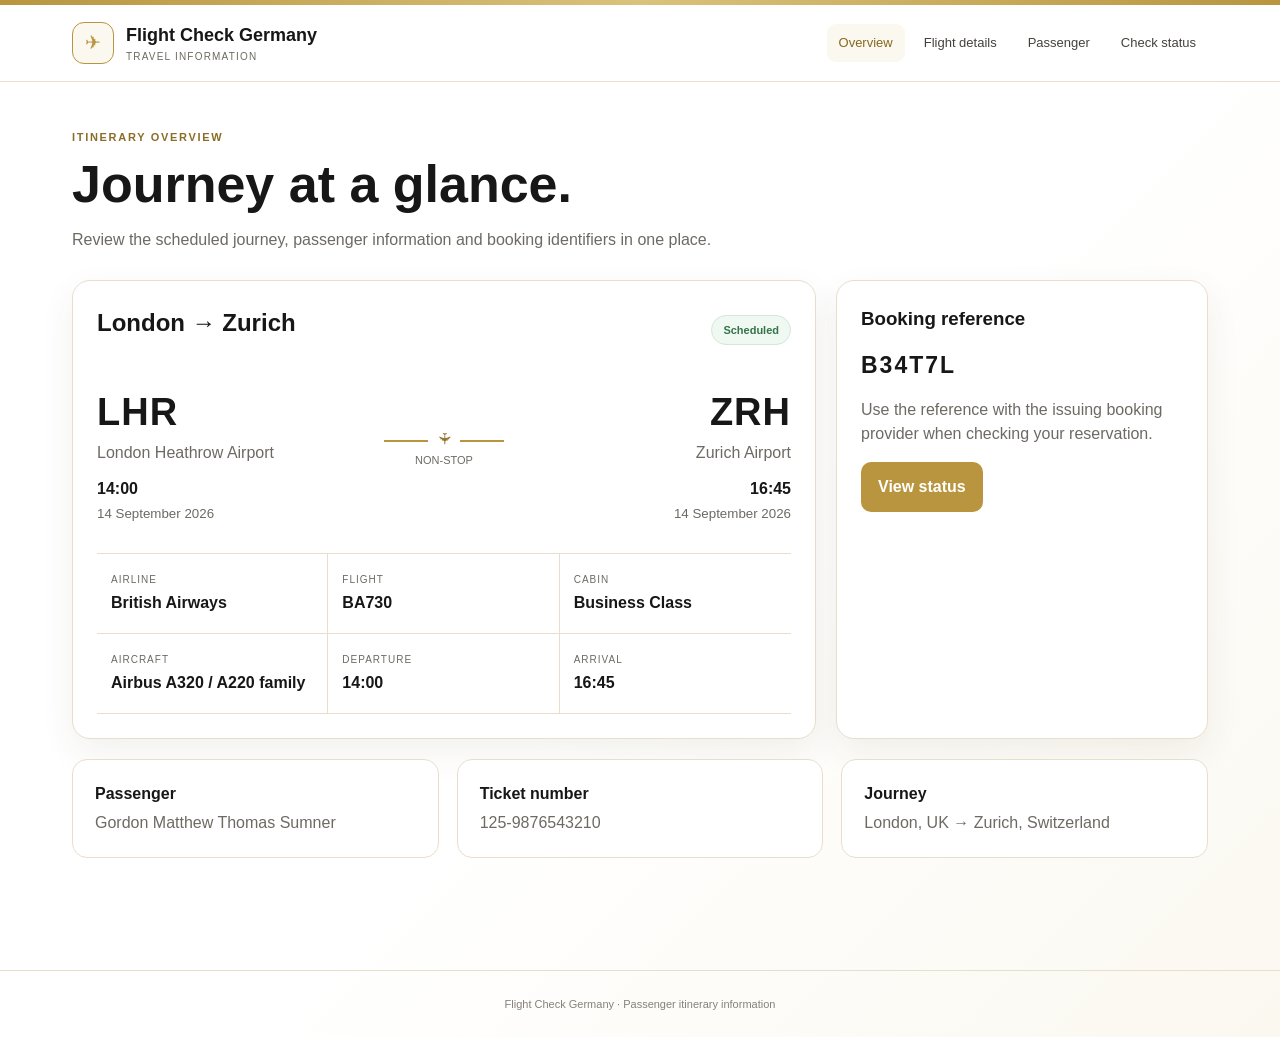
<file: index.html>
<!doctype html><html lang="en"><head><meta charset="utf-8"><meta name="viewport" content="width=device-width,initial-scale=1"><title>Overview — Flight Check Germany</title><link rel="stylesheet" href="style.css"></head><body><div class="top"></div><nav><div class="navin"><a class="brand" href="index.html"><span class="mark">✈</span><span><b>Flight Check Germany</b><small>Travel information</small></span></a><div class="links"><a class="active" href="index.html">Overview</a><a class="" href="flight-details.html">Flight details</a><a class="" href="passenger.html">Passenger</a><a class="" href="status.html">Check status</a></div></div></nav><main>
<section class="hero"><span class="eyebrow">Itinerary overview</span><h1>Journey at a glance.</h1><p>Review the scheduled journey, passenger information and booking identifiers in one place.</p></section>
<div class="grid"><section class="card"><div style="display:flex;justify-content:space-between;gap:12px;align-items:center"><h2>London → Zurich</h2><span class="pill">Scheduled</span></div>
<div class="route"><div><div class="code">LHR</div><div class="muted">London Heathrow Airport</div><b style="display:block;margin-top:12px">14:00</b><small class="muted">14 September 2026</small></div><div><div class="line"></div><div class="center muted" style="font-size:11px;margin-top:10px">NON-STOP</div></div><div class="right"><div class="code">ZRH</div><div class="muted">Zurich Airport</div><b style="display:block;margin-top:12px">16:45</b><small class="muted">14 September 2026</small></div></div>
<div class="facts"><div class="fact"><div class="label">Airline</div><div class="value">British Airways</div></div><div class="fact"><div class="label">Flight</div><div class="value">BA730</div></div><div class="fact"><div class="label">Cabin</div><div class="value">Business Class</div></div><div class="fact"><div class="label">Aircraft</div><div class="value">Airbus A320 / A220 family</div></div><div class="fact"><div class="label">Departure</div><div class="value">14:00</div></div><div class="fact"><div class="label">Arrival</div><div class="value">16:45</div></div></div></section>
<aside class="card"><h3>Booking reference</h3><div class="ref">B34T7L</div><p class="muted">Use the reference with the issuing booking provider when checking your reservation.</p><a class="btn goldbtn" href="status.html">View status</a></aside></div>
<div class="tiles"><div class="tile"><b>Passenger</b><span class="muted">Gordon Matthew Thomas Sumner</span></div><div class="tile"><b>Ticket number</b><span class="muted">125-9876543210</span></div><div class="tile"><b>Journey</b><span class="muted">London, UK → Zurich, Switzerland</span></div></div>
</main><footer>Flight Check Germany · Passenger itinerary information</footer></body></html>
</file>
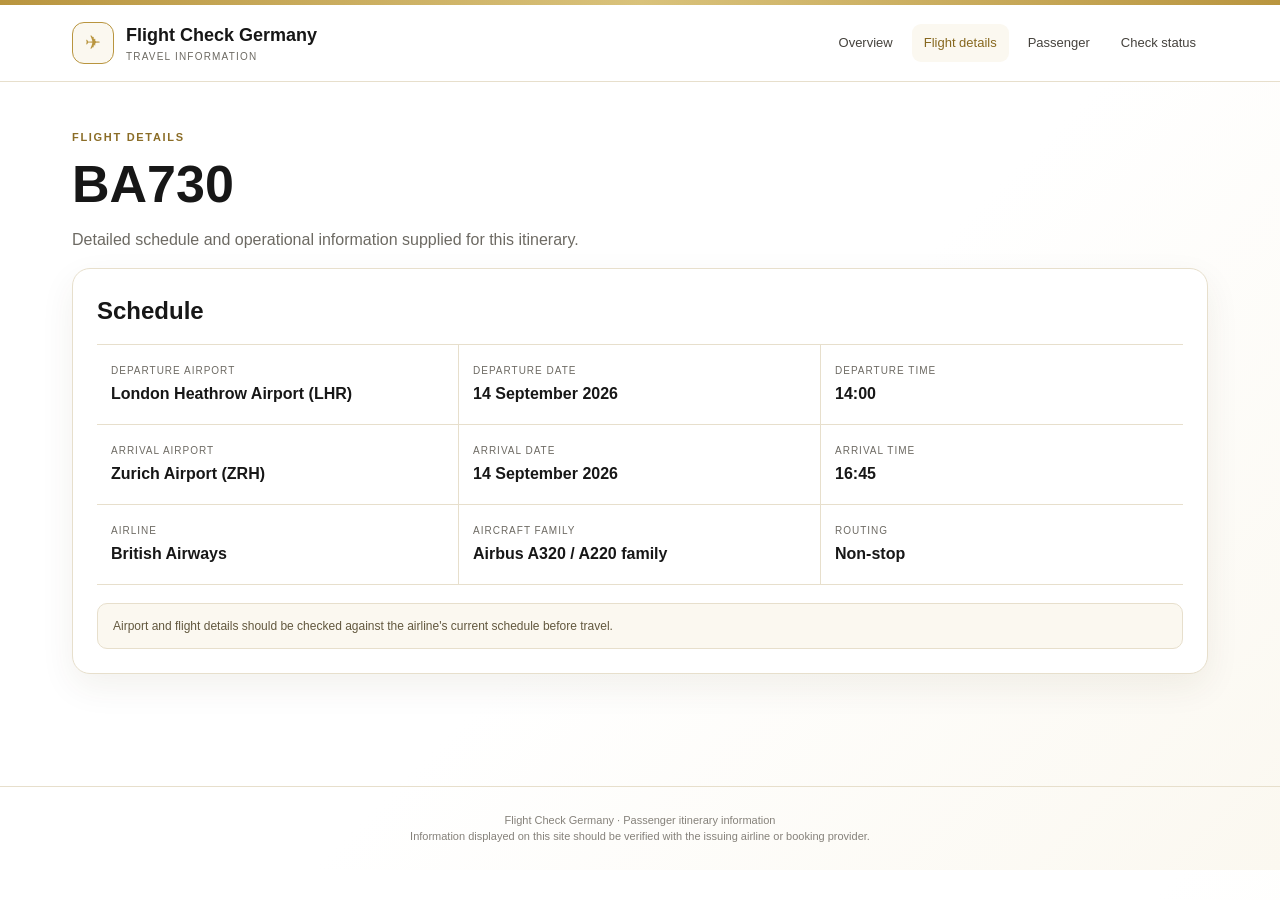
<file: flight-details.html>
<!doctype html><html lang="en"><head><meta charset="utf-8"><meta name="viewport" content="width=device-width,initial-scale=1"><title>Flight details — Flight Check Germany</title><link rel="stylesheet" href="style.css"></head><body><div class="top"></div><nav><div class="navin"><a class="brand" href="index.html"><span class="mark">✈</span><span><b>Flight Check Germany</b><small>Travel information</small></span></a><div class="links"><a class="" href="index.html">Overview</a><a class="active" href="flight-details.html">Flight details</a><a class="" href="passenger.html">Passenger</a><a class="" href="status.html">Check status</a></div></div></nav><main>
<section class="hero"><span class="eyebrow">Flight details</span><h1>BA730</h1><p>Detailed schedule and operational information supplied for this itinerary.</p></section>
<section class="card"><h2>Schedule</h2><div class="facts"><div class="fact"><div class="label">Departure airport</div><div class="value">London Heathrow Airport (LHR)</div></div><div class="fact"><div class="label">Departure date</div><div class="value">14 September 2026</div></div><div class="fact"><div class="label">Departure time</div><div class="value">14:00</div></div><div class="fact"><div class="label">Arrival airport</div><div class="value">Zurich Airport (ZRH)</div></div><div class="fact"><div class="label">Arrival date</div><div class="value">14 September 2026</div></div><div class="fact"><div class="label">Arrival time</div><div class="value">16:45</div></div><div class="fact"><div class="label">Airline</div><div class="value">British Airways</div></div><div class="fact"><div class="label">Aircraft family</div><div class="value">Airbus A320 / A220 family</div></div><div class="fact"><div class="label">Routing</div><div class="value">Non-stop</div></div></div><div class="notice">Airport and flight details should be checked against the airline's current schedule before travel.</div></section>
</main><footer>Flight Check Germany · Passenger itinerary information<br><span>Information displayed on this site should be verified with the issuing airline or booking provider.</span></footer></body></html>
</file>
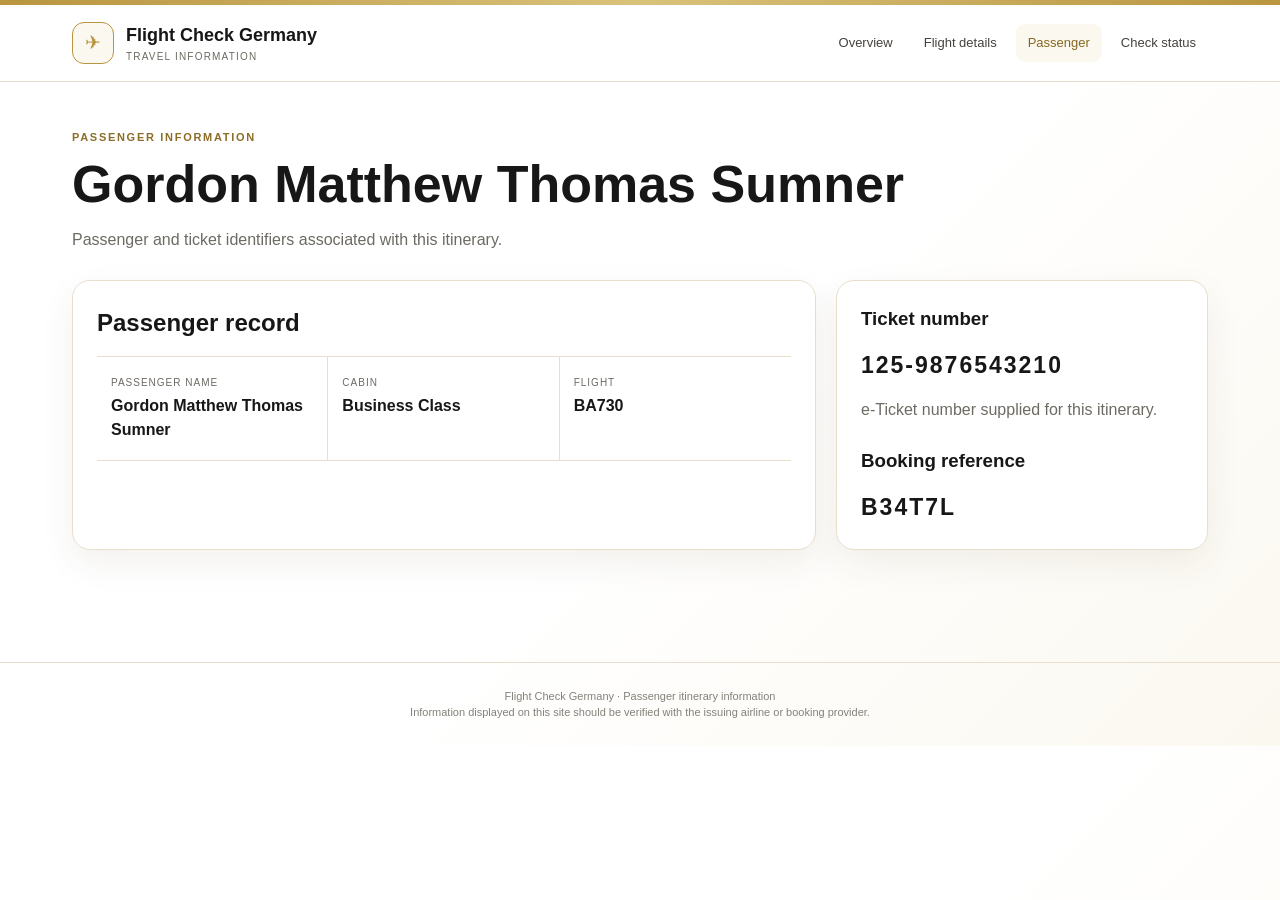
<file: passenger.html>
<!doctype html><html lang="en"><head><meta charset="utf-8"><meta name="viewport" content="width=device-width,initial-scale=1"><title>Passenger — Flight Check Germany</title><link rel="stylesheet" href="style.css"></head><body><div class="top"></div><nav><div class="navin"><a class="brand" href="index.html"><span class="mark">✈</span><span><b>Flight Check Germany</b><small>Travel information</small></span></a><div class="links"><a class="" href="index.html">Overview</a><a class="" href="flight-details.html">Flight details</a><a class="active" href="passenger.html">Passenger</a><a class="" href="status.html">Check status</a></div></div></nav><main>
<section class="hero"><span class="eyebrow">Passenger information</span><h1>Gordon Matthew Thomas Sumner</h1><p>Passenger and ticket identifiers associated with this itinerary.</p></section>
<section class="grid"><section class="card"><h2>Passenger record</h2><div class="facts"><div class="fact"><div class="label">Passenger name</div><div class="value">Gordon Matthew Thomas Sumner</div></div><div class="fact"><div class="label">Cabin</div><div class="value">Business Class</div></div><div class="fact"><div class="label">Flight</div><div class="value">BA730</div></div></div></section><aside class="card"><h3>Ticket number</h3><div class="ref">125-9876543210</div><p class="muted">e-Ticket number supplied for this itinerary.</p><h3 style="margin-top:25px">Booking reference</h3><div class="ref">B34T7L</div></aside></section>
</main><footer>Flight Check Germany · Passenger itinerary information<br><span>Information displayed on this site should be verified with the issuing airline or booking provider.</span></footer></body></html>
</file>
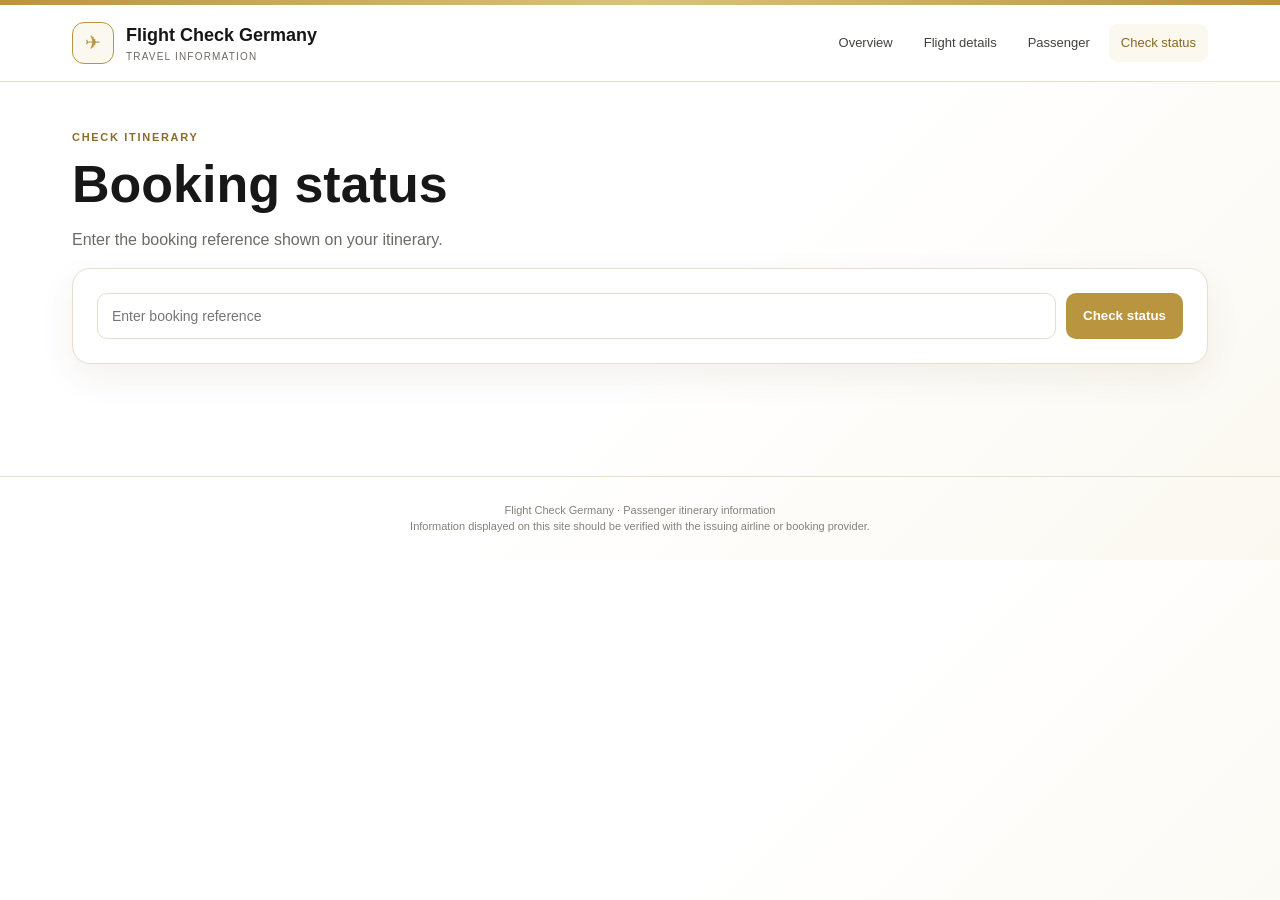
<file: status.html>
<!doctype html><html lang="en"><head><meta charset="utf-8"><meta name="viewport" content="width=device-width,initial-scale=1"><title>Check status — Flight Check Germany</title><link rel="stylesheet" href="style.css"></head><body><div class="top"></div><nav><div class="navin"><a class="brand" href="index.html"><span class="mark">✈</span><span><b>Flight Check Germany</b><small>Travel information</small></span></a><div class="links"><a class="" href="index.html">Overview</a><a class="" href="flight-details.html">Flight details</a><a class="" href="passenger.html">Passenger</a><a class="active" href="status.html">Check status</a></div></div></nav><main>
<section class="hero"><span class="eyebrow">Check itinerary</span><h1>Booking status</h1><p>Enter the booking reference shown on your itinerary.</p></section>
<section class="card"><div class="search"><input id="ref" placeholder="Enter booking reference" value=""><button class="btn goldbtn" onclick="check()">Check status</button></div><div id="result"></div></section>
<script>
function check(){const v=document.getElementById('ref').value.trim().toUpperCase(),r=document.getElementById('result');if(v==='B34T7L'){r.innerHTML='<div class="notice" style="margin-top:20px"><b>Itinerary record found.</b><br>Reference: B34T7L<br>Flight: BA730 · London Heathrow (LHR) → Zurich (ZRH)<br>Date: 14 September 2026 · Departure 14:00 · Arrival 16:45</div>'}else{r.innerHTML='<div class="notice" style="margin-top:20px">No matching itinerary was found in this website interface. Please verify the reference with the issuing booking provider.</div>'}}
</script>
</main><footer>Flight Check Germany · Passenger itinerary information<br><span>Information displayed on this site should be verified with the issuing airline or booking provider.</span></footer></body></html>
</file>
<file: style.css>
:root{--gold:#b9953f;--gold2:#d9c27b;--cream:#fbf8f0;--ink:#171717;--muted:#6d6a63;--line:#e7dfcc;--green:#34734b}
*{box-sizing:border-box}body{margin:0;font-family:Inter,-apple-system,BlinkMacSystemFont,"Segoe UI",Arial,sans-serif;color:var(--ink);background:linear-gradient(135deg,#fff 0%,#fff 55%,var(--cream) 100%);line-height:1.5}
.top{height:5px;background:linear-gradient(90deg,var(--gold),var(--gold2),var(--gold))}
nav{background:#fff;border-bottom:1px solid var(--line);position:sticky;top:0;z-index:10}.navin{max-width:1180px;margin:auto;padding:17px 22px;display:flex;align-items:center;justify-content:space-between;gap:20px}
.brand{display:flex;gap:12px;align-items:center;text-decoration:none;color:var(--ink)}.mark{width:42px;height:42px;border:1px solid var(--gold);border-radius:12px;display:grid;place-items:center;color:var(--gold);background:var(--cream);font-size:19px}.brand b{display:block;font-size:18px}.brand small{display:block;color:var(--muted);font-size:10px;letter-spacing:1.2px;text-transform:uppercase}
.links{display:flex;gap:7px;flex-wrap:wrap}.links a{padding:9px 12px;border-radius:9px;text-decoration:none;color:#45423d;font-size:13px}.links a:hover,.links a.active{background:var(--cream);color:#87681f}
main{max-width:1180px;margin:42px auto;padding:0 22px 70px}.eyebrow{color:#8b6d27;text-transform:uppercase;letter-spacing:1.7px;font-size:11px;font-weight:800}.hero h1{font-size:clamp(31px,5vw,52px);line-height:1.05;margin:9px 0}.hero p{color:var(--muted);max-width:690px}.grid{display:grid;grid-template-columns:2fr 1fr;gap:20px;margin-top:28px}.card{background:#fff;border:1px solid var(--line);border-radius:18px;box-shadow:0 13px 35px rgba(73,57,20,.07);padding:24px}.card h2,.card h3{margin:0 0 15px}.route{display:grid;grid-template-columns:1fr 120px 1fr;gap:20px;align-items:center;padding:28px 0}.code{font-size:38px;font-weight:850;letter-spacing:1px}.right{text-align:right}.muted{color:var(--muted)}.line{height:2px;background:var(--gold);position:relative}.line:after{content:"✈";position:absolute;left:50%;top:50%;transform:translate(-50%,-58%) rotate(90deg);background:#fff;padding:4px;color:#947227}.center{text-align:center}.pill{display:inline-block;padding:6px 11px;border-radius:99px;background:#f0f8f2;border:1px solid #d4e7d8;color:var(--green);font-size:11px;font-weight:800}.facts{display:grid;grid-template-columns:repeat(3,1fr);border-top:1px solid var(--line)}.fact{padding:18px 14px;border-right:1px solid var(--line);border-bottom:1px solid var(--line)}.fact:nth-child(3n){border-right:0}.label{text-transform:uppercase;letter-spacing:1px;color:var(--muted);font-size:10px}.value{font-weight:700;margin-top:4px}.ref{font-size:23px;letter-spacing:2px;font-weight:850}.search{display:flex;gap:10px}.search input{flex:1;padding:14px;border:1px solid var(--line);border-radius:10px;font-size:14px}.btn{display:inline-block;border:0;border-radius:10px;padding:13px 17px;background:#1d1d1d;color:#fff;text-decoration:none;font-weight:700;cursor:pointer}.goldbtn{background:var(--gold)}.tiles{display:grid;grid-template-columns:repeat(3,1fr);gap:18px;margin-top:20px}.tile{padding:22px;background:#fff;border:1px solid var(--line);border-radius:15px}.tile b{display:block;margin-bottom:5px}.notice{padding:13px 15px;background:var(--cream);border:1px solid var(--line);border-radius:10px;color:#62583e;font-size:12px;margin-top:18px}footer{border-top:1px solid var(--line);padding:25px 22px;text-align:center;color:#85817a;font-size:11px}
@media(max-width:800px){.grid{grid-template-columns:1fr}.route{grid-template-columns:1fr;gap:25px}.right{text-align:left}.facts{grid-template-columns:1fr 1fr}.fact:nth-child(3n){border-right:1px solid var(--line)}.fact:nth-child(2n){border-right:0}.tiles{grid-template-columns:1fr}.links{display:none}}
@media(max-width:460px){main{margin:27px auto;padding:0 14px 50px}.navin{padding:13px 15px}.facts{grid-template-columns:1fr}.fact{border-right:0!important}.search{flex-direction:column}.code{font-size:33px}}
</file>
